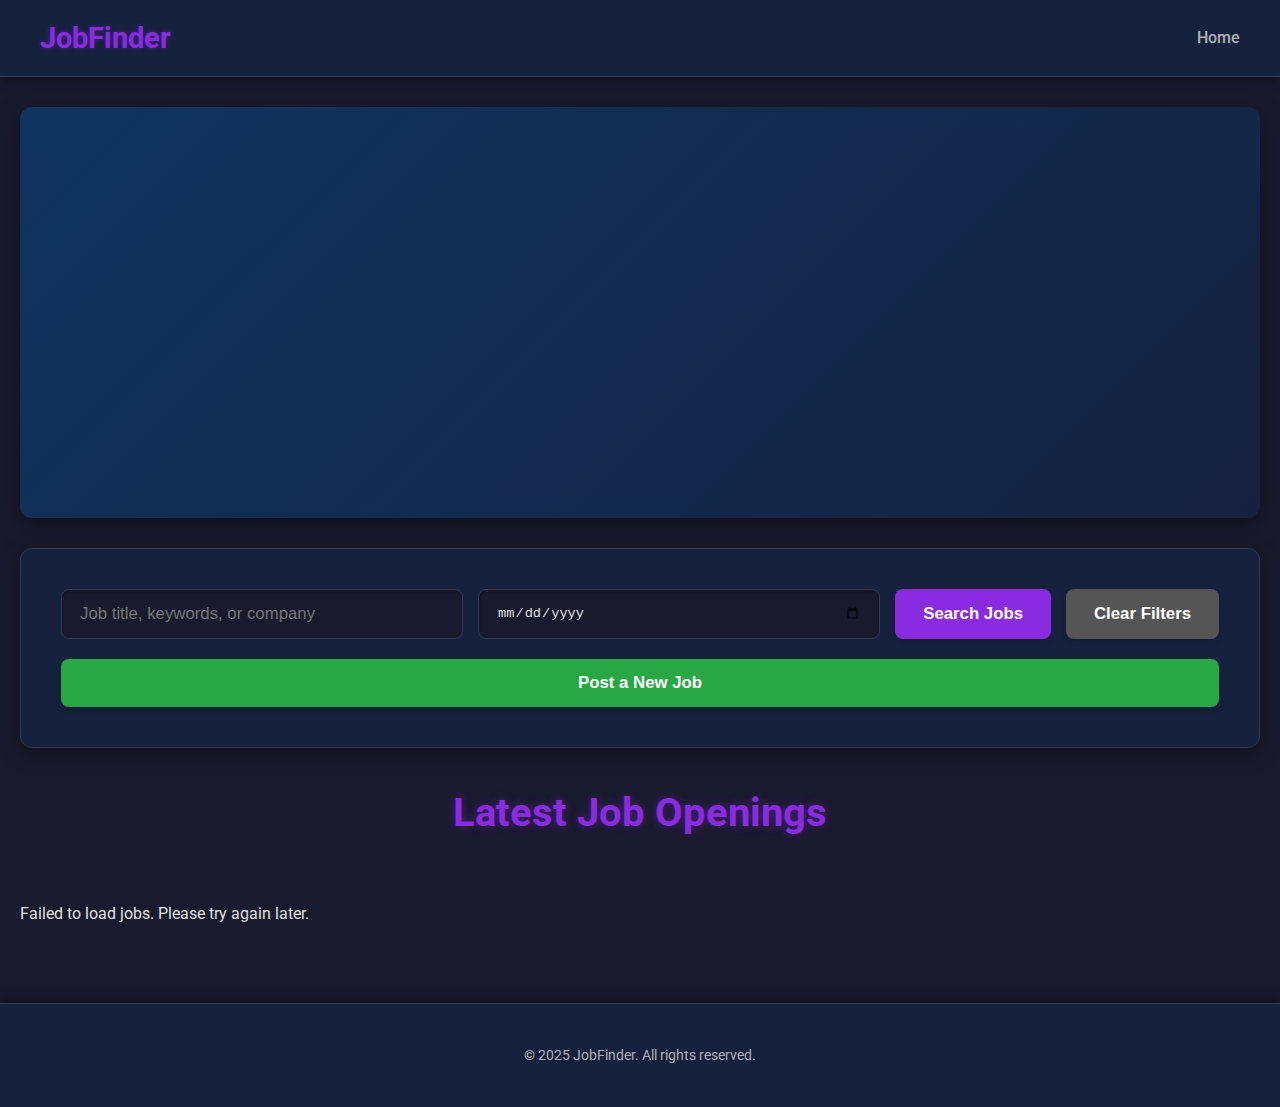
<file: frontend/index.html>
<!DOCTYPE html>
<html lang="en">
<head>
    <meta charset="UTF-8">
    <meta name="viewport" content="width=device-width, initial-scale=1.0">
    <title>Professional Job Board</title>
    <link rel="stylesheet" href="style.css">
    <link href="https://fonts.googleapis.com/css2?family=Roboto:wght@400;500;700&display=swap" rel="stylesheet">
</head>
<body>
    <header class="site-header">
        <div class="header-container">
            <a href="#" class="site-logo">JobFinder</a>
            <nav class="main-nav">
                <ul>
                    <li><a href="#">Home</a></li>
                </ul>
            </nav>
        </div>
    </header>

    <main class="main-content">
        <section class="hero-section">
            <div class="hero-content">
                <h2>Find Your Dream Job Today</h2>
                <p>Explore thousands of job opportunities from top companies.</p>
            </div>
        </section>

        <section class="job-search-section">
            <div class="search-bar-container">
                <div class="filters">
                    <input type="text" id="keyword" placeholder="Job title, keywords, or company">
                    <input type="date" id="posted_after" title="Posted After Date">
                    <button id="applyFilters" class="btn btn-primary">Search Jobs</button>
                    <button id="clearFilters" class="btn btn-secondary">Clear Filters</button>
                </div>
                <button id="addJobButton" class="btn btn-success">Post a New Job</button>
            </div>
        </section>

        <section class="job-listings-section">
            <h2>Latest Job Openings</h2>
            <div id="job-listing" class="job-list"></div>
        </section>

        <!-- Add/Edit Job Modal -->
        <div id="jobModal" class="modal">
            <div class="modal-content">
                <span class="close-button">&times;</span>
                <h2>Add/Edit Job</h2>
                <form id="jobForm">
                    <input type="hidden" id="jobId">
                    <label for="jobTitle">Job Title:</label>
                    <input type="text" id="jobTitle" required>
                    <label for="companyUrl">Company URL:</label>
                    <input type="text" id="companyUrl">
                    <label for="jobUrl">Job URL:</label>
                    <input type="text" id="jobUrl" required>
                    <label for="jobPostingDate">Job Posting Date:</label>
                    <input type="datetime-local" id="jobPostingDate">
                    <button type="submit" class="btn btn-primary">Save Job</button>
                </form>
            </div>
        </div>
    </main>

    <footer class="site-footer">
        <p>&copy; 2025 JobFinder. All rights reserved.</p>
    </footer>

    <script src="script.js"></script>
</body>
</html>
</file>
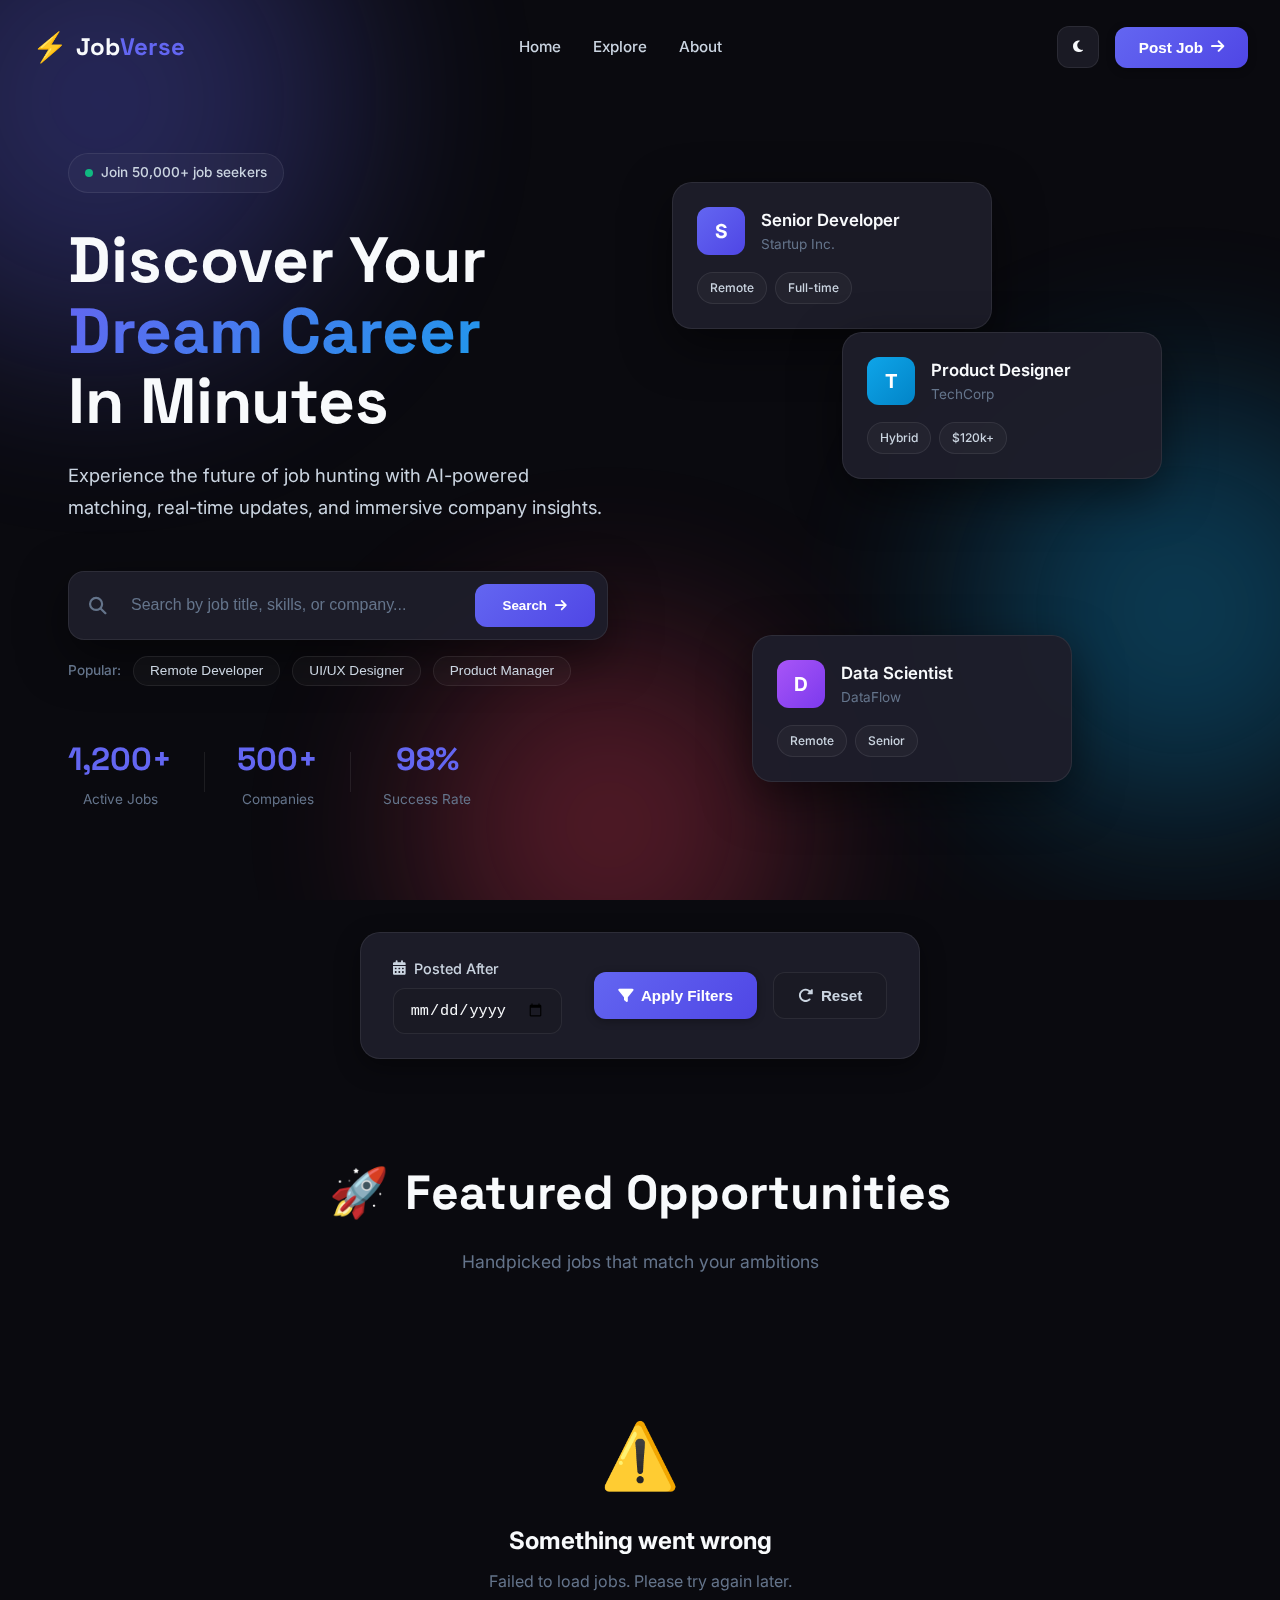
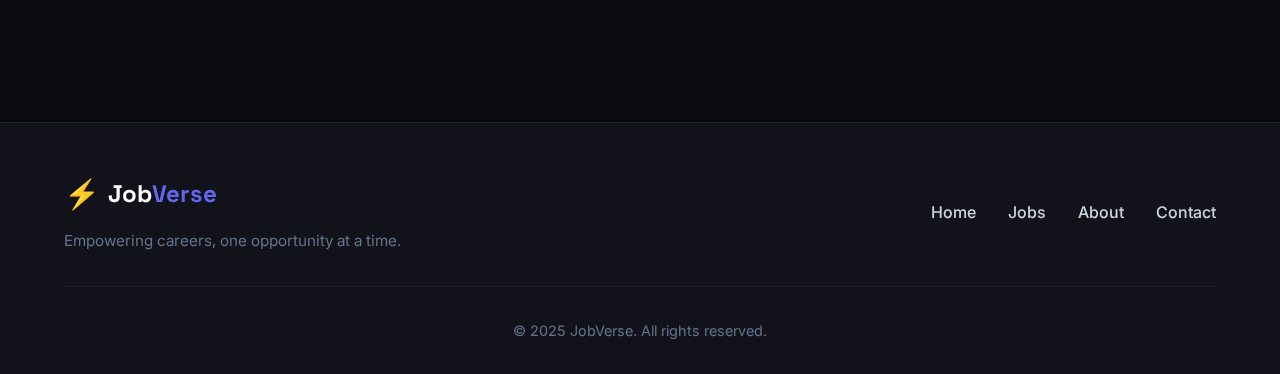
<file: frontend2/index.html>
<!DOCTYPE html>
<html lang="en">
<head>
    <meta charset="UTF-8">
    <meta name="viewport" content="width=device-width, initial-scale=1.0">
    <title>JobVerse - Premium Job Portal</title>
    <link rel="stylesheet" href="style.css">
    <link href="https://fonts.googleapis.com/css2?family=Inter:wght@300;400;500;600;700;800;900&family=Space+Grotesk:wght@400;500;600;700&display=swap" rel="stylesheet">
    <link rel="stylesheet" href="https://cdnjs.cloudflare.com/ajax/libs/font-awesome/6.5.0/css/all.min.css" />
</head>
<body>
    <!-- Animated Background Elements -->
    <div class="bg-orbs">
        <div class="orb orb-1"></div>
        <div class="orb orb-2"></div>
        <div class="orb orb-3"></div>
    </div>

    <!-- Navigation -->
    <nav class="navbar" id="navbar">
        <div class="nav-container">
            <a href="#hero" class="nav-logo">
                <span class="logo-icon">⚡</span>
                <span class="logo-text">Job<span class="logo-accent">Verse</span></span>
            </a>
            <div class="nav-menu">
                <a href="#hero" class="nav-link" data-text="Home">Home</a>
                <a href="#jobs" class="nav-link" data-text="Explore">Explore</a>
                <a href="#about" class="nav-link" data-text="About">About</a>
            </div>
            <div class="nav-actions">
                <button id="themeToggle" class="theme-btn" aria-label="Toggle theme">
                    <i class="fa-solid fa-moon theme-icon"></i>
                </button>
                <button id="addJobButton" class="nav-cta">
                    <span class="cta-text">Post Job</span>
                    <i class="fa-solid fa-arrow-right cta-icon"></i>
                </button>
            </div>
        </div>
    </nav>

    <!-- Hero Section -->
    <section class="hero" id="hero">
        <div class="hero-content">
            <div class="hero-badge">
                <span class="badge-dot"></span>
                <span class="badge-text">Join 50,000+ job seekers</span>
            </div>
            <h1 class="hero-title">
                <span class="title-line">Discover Your</span>
                <span class="title-line title-gradient">Dream Career</span>
                <span class="title-line">In Minutes</span>
            </h1>
            <p class="hero-subtitle">Experience the future of job hunting with AI-powered matching, real-time updates, and immersive company insights.</p>
            
            <div class="search-container">
                <div class="search-wrapper">
                    <i class="fa-solid fa-magnifying-glass search-icon"></i>
                    <input type="text" id="keyword" class="search-input" placeholder="Search by job title, skills, or company...">
                    <button id="heroSearchBtn" class="search-btn">
                        <span>Search</span>
                        <i class="fa-solid fa-arrow-right"></i>
                    </button>
                </div>
                <div class="search-suggestions">
                    <span class="suggestion-label">Popular:</span>
                    <button class="suggestion-tag">Remote Developer</button>
                    <button class="suggestion-tag">UI/UX Designer</button>
                    <button class="suggestion-tag">Product Manager</button>
                </div>
            </div>

            <div class="hero-stats">
                <div class="stat-item">
                    <div class="stat-value">1,200+</div>
                    <div class="stat-label">Active Jobs</div>
                </div>
                <div class="stat-divider"></div>
                <div class="stat-item">
                    <div class="stat-value">500+</div>
                    <div class="stat-label">Companies</div>
                </div>
                <div class="stat-divider"></div>
                <div class="stat-item">
                    <div class="stat-value">98%</div>
                    <div class="stat-label">Success Rate</div>
                </div>
            </div>
        </div>

        <div class="hero-visual">
            <div class="visual-card card-1">
                <div class="card-header">
                    <div class="company-logo">S</div>
                    <div class="card-info">
                        <div class="card-title">Senior Developer</div>
                        <div class="card-company">Startup Inc.</div>
                    </div>
                </div>
                <div class="card-tags">
                    <span class="tag">Remote</span>
                    <span class="tag">Full-time</span>
                </div>
            </div>
            <div class="visual-card card-2">
                <div class="card-header">
                    <div class="company-logo logo-blue">T</div>
                    <div class="card-info">
                        <div class="card-title">Product Designer</div>
                        <div class="card-company">TechCorp</div>
                    </div>
                </div>
                <div class="card-tags">
                    <span class="tag">Hybrid</span>
                    <span class="tag">$120k+</span>
                </div>
            </div>
            <div class="visual-card card-3">
                <div class="card-header">
                    <div class="company-logo logo-purple">D</div>
                    <div class="card-info">
                        <div class="card-title">Data Scientist</div>
                        <div class="card-company">DataFlow</div>
                    </div>
                </div>
                <div class="card-tags">
                    <span class="tag">Remote</span>
                    <span class="tag">Senior</span>
                </div>
            </div>
        </div>
    </section>

    <!-- Advanced Filters -->
    <section class="filters-section" id="filters">
        <div class="container">
            <div class="filters-card">
                <div class="filter-group">
                    <label class="filter-label">
                        <i class="fa-solid fa-calendar-days"></i>
                        Posted After
                    </label>
                    <input type="date" id="posted_after" class="filter-input">
                </div>
                <div class="filter-actions">
                    <button id="applyFilters" class="btn-apply">
                        <i class="fa-solid fa-filter"></i>
                        Apply Filters
                    </button>
                    <button id="clearFilters" class="btn-reset">
                        <i class="fa-solid fa-rotate-right"></i>
                        Reset
                    </button>
                </div>
            </div>
        </div>
    </section>

    <!-- Jobs Grid -->
    <section class="jobs-section" id="jobs">
        <div class="container">
            <div class="section-header">
                <h2 class="section-title">
                    <span class="title-icon">🚀</span>
                    Featured Opportunities
                </h2>
                <p class="section-subtitle">Handpicked jobs that match your ambitions</p>
            </div>
            <div id="job-listing" class="jobs-grid"></div>
        </div>
    </section>

    <!-- Job Modal -->
    <div id="jobModal" class="modal">
        <div class="modal-overlay"></div>
        <div class="modal-container">
            <button class="modal-close">&times;</button>
            <div class="modal-header">
                <div class="modal-icon">
                    <i class="fa-solid fa-briefcase"></i>
                </div>
                <h2 class="modal-title">Job Details</h2>
                <p class="modal-subtitle">Fill in the information below</p>
            </div>
            <form id="jobForm" class="modal-form">
                <input type="hidden" id="jobId">
                
                <div class="form-group">
                    <label class="form-label">Job Title</label>
                    <div class="input-wrapper">
                        <i class="fa-solid fa-briefcase input-icon"></i>
                        <input type="text" id="jobTitle" class="form-input" placeholder="e.g. Senior Frontend Developer" required>
                    </div>
                </div>

                <div class="form-group">
                    <label class="form-label">Company URL</label>
                    <div class="input-wrapper">
                        <i class="fa-solid fa-building input-icon"></i>
                        <input type="text" id="companyUrl" class="form-input" placeholder="https://company.com">
                    </div>
                </div>

                <div class="form-group">
                    <label class="form-label">Job URL</label>
                    <div class="input-wrapper">
                        <i class="fa-solid fa-link input-icon"></i>
                        <input type="text" id="jobUrl" class="form-input" placeholder="https://company.com/careers/job-id" required>
                    </div>
                </div>

                <div class="form-group">
                    <label class="form-label">Posting Date</label>
                    <div class="input-wrapper">
                        <i class="fa-solid fa-calendar input-icon"></i>
                        <input type="datetime-local" id="jobPostingDate" class="form-input">
                    </div>
                </div>

                <button type="submit" class="btn-submit">
                    <span>Save Job</span>
                    <i class="fa-solid fa-check"></i>
                </button>
            </form>
        </div>
    </div>

    <!-- Footer -->
    <footer class="footer" id="about">
        <div class="container">
            <div class="footer-content">
                <div class="footer-brand">
                    <div class="footer-logo">
                        <span class="logo-icon">⚡</span>
                        <span class="logo-text">Job<span class="logo-accent">Verse</span></span>
                    </div>
                    <p class="footer-tagline">Empowering careers, one opportunity at a time.</p>
                </div>
                <div class="footer-links">
                    <a href="#hero" class="footer-link">Home</a>
                    <a href="#jobs" class="footer-link">Jobs</a>
                    <a href="#about" class="footer-link">About</a>
                    <a href="#" class="footer-link">Contact</a>
                </div>
            </div>
            <div class="footer-bottom">
                <p>&copy; 2025 JobVerse. All rights reserved.</p>
            </div>
        </div>
    </footer>

    <script src="script.js"></script>
</body>
</html>
</file>
<file: frontend/style.css>
:root {
    --primary-color: #8A2BE2; /* A rich violet */
    --secondary-color: #00FFFF; /* Aqua for contrast */
    --text-color: #E0E0E0; /* Light gray for readability on dark */
    --light-text-color: #B0B0B0;
    --bg-dark: #1A1A2E; /* Deep dark background */
    --bg-medium: #16213E; /* Slightly lighter dark for sections */
    --bg-light: #0F3460; /* Another dark shade for contrast elements */
    --border-color: #2C3E50;
    --shadow-dark: rgba(0, 0, 0, 0.4);
    --accent-glow: 0 0 15px rgba(138, 43, 226, 0.6);
}

body {
    font-family: 'Roboto', sans-serif;
    margin: 0;
    background-color: var(--bg-dark);
    color: var(--text-color);
    line-height: 1.6;
}

.container {
    max-width: 1200px;
    margin: 0 auto;
    padding: 0 20px;
}

/* Header */
.site-header {
    background-color: var(--bg-medium);
    padding: 15px 0;
    box-shadow: 0 4px 8px var(--shadow-dark);
    border-bottom: 1px solid var(--border-color);
}

.header-container {
    display: flex;
    justify-content: space-between;
    align-items: center;
    max-width: 1200px;
    margin: 0 auto;
    padding: 0 20px;
}

.site-logo {
    font-size: 1.8em;
    font-weight: 700;
    color: var(--primary-color);
    text-decoration: none;
    text-shadow: 0 0 5px rgba(138, 43, 226, 0.4);
}

.main-nav ul {
    list-style: none;
    margin: 0;
    padding: 0;
    display: flex;
    gap: 25px;
}

.main-nav a {
    color: var(--light-text-color);
    text-decoration: none;
    font-weight: 500;
    transition: color 0.3s ease, text-shadow 0.3s ease;
}

.main-nav a:hover {
    color: var(--secondary-color);
    text-shadow: 0 0 8px rgba(0, 255, 255, 0.6);
}

/* Hero Section */
.hero-section {
    background: linear-gradient(135deg, var(--bg-light) 0%, var(--bg-medium) 100%);
    color: white;
    text-align: center;
    padding: 100px 20px;
    margin: 30px 20px;
    border-radius: 12px;
    box-shadow: 0 8px 25px var(--shadow-dark);
    position: relative;
    overflow: hidden;
    animation: fadeIn 1s ease-out;
}

.hero-content {
    position: relative;
    z-index: 1;
}

.hero-content h2 {
    font-size: 3.5em;
    margin-bottom: 20px;
    font-weight: 700;
    text-shadow: 0 4px 10px rgba(0,0,0,0.5);
    letter-spacing: 1px;
    animation: slideInUp 1s ease-out 0.2s forwards;
    opacity: 0;
}

.hero-content p {
    font-size: 1.3em;
    opacity: 0.8;
    animation: fadeIn 1s ease-out 0.7s forwards;
    opacity: 0;
}

/* Job Search Section */
.job-search-section {
    margin: 30px 20px;
    background-color: var(--bg-medium);
    padding: 40px;
    border-radius: 12px;
    box-shadow: 0 6px 20px var(--shadow-dark);
    border: 1px solid var(--border-color);
}

.search-bar-container {
    display: flex;
    flex-direction: column;
    gap: 20px;
    align-items: center;
}

.filters {
    display: flex;
    flex-wrap: wrap;
    gap: 15px;
    width: 100%;
    justify-content: center;
}

.filters input[type="text"],
.filters input[type="date"] {
    flex: 2;
    padding: 14px 18px;
    border: 1px solid var(--border-color);
    border-radius: 8px;
    font-size: 1.05em;
    min-width: 220px;
    background-color: var(--bg-dark);
    color: var(--text-color);
    box-shadow: inset 0 1px 3px rgba(0,0,0,0.3);
}

.filters input[type="text"]:focus,
.filters input[type="date"]:focus {
    border-color: var(--primary-color);
    box-shadow: 0 0 0 3px rgba(138, 43, 226, 0.3);
    outline: none;
}

.btn {
    padding: 14px 28px;
    border-radius: 8px;
    cursor: pointer;
    font-size: 1.05em;
    font-weight: 600;
    transition: background-color 0.3s ease, transform 0.2s ease, box-shadow 0.3s ease;
    border: none;
    white-space: nowrap;
    box-shadow: 0 2px 5px rgba(0,0,0,0.2);
}

.btn-primary {
    background-color: var(--primary-color);
    color: white;
}

.btn-primary:hover {
    background-color: #6A1A9A;
    transform: translateY(-3px) scale(1.02);
    box-shadow: 0 5px 15px var(--shadow-dark), var(--accent-glow);
}

.btn-secondary {
    background-color: #555;
    color: white;
}

.btn-secondary:hover {
    background-color: #444;
    transform: translateY(-3px) scale(1.02);
    box-shadow: 0 5px 15px var(--shadow-dark);
}

.btn-success {
    background-color: #28a745;
    color: white;
    width: 100%;
}

.btn-success:hover {
    background-color: #218838;
    transform: translateY(-3px) scale(1.02);
    box-shadow: 0 5px 15px var(--shadow-dark);
}

/* Job Listings Section */
.job-listings-section {
    margin: 30px 20px;
}

.job-listings-section h2 {
    text-align: center;
    margin-bottom: 40px;
    font-size: 2.5em;
    color: var(--primary-color);
    text-shadow: 0 0 10px rgba(138, 43, 226, 0.4);
}

.job-list {
    display: grid;
    grid-template-columns: repeat(auto-fill, minmax(320px, 1fr));
    gap: 30px;
}

.job-item {
    background: var(--bg-medium);
    border: 1px solid var(--border-color);
    padding: 30px;
    border-radius: 10px;
    box-shadow: 0 6px 20px var(--shadow-dark);
    display: flex;
    flex-direction: column;
    justify-content: space-between;
    transition: transform 0.3s ease, box-shadow 0.3s ease;
}

.job-item:hover {
    transform: translateY(-8px);
    box-shadow: 0 10px 30px var(--shadow-dark), var(--accent-glow);
}

.job-item h3 {
    margin: 0 0 12px 0;
    color: var(--secondary-color);
    font-size: 1.6em;
    font-weight: 700;
}

.job-item p {
    margin: 6px 0;
    color: var(--light-text-color);
    font-size: 1em;
}

.job-item a {
    color: var(--primary-color);
    text-decoration: none;
    font-weight: 600;
    transition: color 0.3s ease;
}

.job-item a:hover {
    color: var(--secondary-color);
    text-decoration: underline;
}

.job-actions {
    display: flex;
    gap: 12px;
    margin-top: 25px;
    justify-content: flex-end;
}

.job-actions button {
    padding: 10px 18px;
    border-radius: 6px;
    cursor: pointer;
    font-size: 0.95em;
    font-weight: 600;
    transition: background-color 0.3s ease, transform 0.2s ease, box-shadow 0.3s ease;
    box-shadow: 0 2px 5px rgba(0,0,0,0.2);
}

.job-actions .edit-button {
    background-color: var(--primary-color);
    color: white;
}

.job-actions .edit-button:hover {
    background-color: #6A1A9A;
    transform: translateY(-2px);
    box-shadow: 0 4px 10px var(--shadow-dark), var(--accent-glow);
}

.job-actions .delete-button {
    background-color: #dc3545;
    color: white;
}

.job-actions .delete-button:hover {
    background-color: #c82333;
    transform: translateY(-2px);
    box-shadow: 0 4px 10px var(--shadow-dark);
}

/* Modal Styles */
.modal {
    display: none;
    position: fixed;
    z-index: 1000;
    left: 0;
    top: 0;
    width: 100%;
    height: 100%;
    overflow: auto;
    background-color: rgba(0,0,0,0.6);
    padding-top: 50px;
}

.modal-content {
    background-color: var(--bg-medium);
    margin: 5% auto;
    padding: 35px;
    border: 1px solid var(--border-color);
    border-radius: 12px;
    width: 90%;
    max-width: 600px;
    box-shadow: 0 8px 30px var(--shadow-dark);
    position: relative;
}

.close-button {
    color: var(--light-text-color);
    float: right;
    font-size: 32px;
    font-weight: bold;
    position: absolute;
    top: 18px;
    right: 25px;
}

.close-button:hover,
.close-button:focus {
    color: var(--secondary-color);
    text-decoration: none;
    cursor: pointer;
}

.modal-content h2 {
    text-align: center;
    color: var(--secondary-color);
    margin-bottom: 30px;
    font-size: 2em;
}

.modal-content form {
    display: flex;
    flex-direction: column;
    gap: 15px;
}

.modal-content label {
    font-weight: 600;
    margin-top: 8px;
    color: var(--text-color);
}

.modal-content input[type="text"],
.modal-content input[type="datetime-local"] {
    padding: 14px 18px;
    border: 1px solid var(--border-color);
    border-radius: 8px;
    background-color: var(--bg-dark);
    color: var(--text-color);
    font-size: 1.05em;
    box-shadow: inset 0 1px 3px rgba(0,0,0,0.3);
}

.modal-content input[type="text"]:focus,
.modal-content input[type="datetime-local"]:focus {
    border-color: var(--primary-color);
    box-shadow: 0 0 0 3px rgba(138, 43, 226, 0.3);
    outline: none;
}

.modal-content button[type="submit"] {
    padding: 15px 25px;
    background-color: var(--primary-color);
    color: white;
    border: none;
    border-radius: 8px;
    cursor: pointer;
    font-size: 1.2em;
    margin-top: 25px;
    transition: background-color 0.3s ease, transform 0.2s ease, box-shadow 0.3s ease;
    box-shadow: 0 3px 8px rgba(0,0,0,0.3);
}

.modal-content button[type="submit"]:hover {
    background-color: #6A1A9A;
    transform: translateY(-3px) scale(1.02);
    box-shadow: 0 6px 20px var(--shadow-dark), var(--accent-glow);
}

/* Footer */
.site-footer {
    text-align: center;
    padding: 40px 20px;
    margin-top: 60px;
    background-color: var(--bg-medium);
    color: var(--light-text-color);
    box-shadow: 0 -4px 10px var(--shadow-dark);
    border-top: 1px solid var(--border-color);
}

.site-footer p {
    margin: 0;
    font-size: 0.9em;
}

/* Animations */
@keyframes fadeIn {
    from { opacity: 0; }
    to { opacity: 1; }
}

@keyframes slideInUp {
    from { opacity: 0; transform: translateY(20px); }
    to { opacity: 1; transform: translateY(0); }
}

/* Responsive Design */
@media (max-width: 768px) {
    .header-container {
        flex-direction: column;
        gap: 15px;
    }

    .main-nav ul {
        flex-direction: column;
        align-items: center;
        gap: 10px;
    }

    .hero-content h2 {
        font-size: 2.5em;
    }

    .hero-content p {
        font-size: 1.1em;
    }

    .search-bar-container {
        flex-direction: column;
    }

    .filters {
        flex-direction: column;
        align-items: stretch;
        gap: 10px;
    }

    .filters input,
    .filters button {
        width: 100%;
        min-width: unset;
    }

    .btn {
        padding: 12px 20px;
        font-size: 1em;
    }

    .job-list {
        grid-template-columns: 1fr;
    }

    .job-item {
        padding: 20px;
    }

    .job-item h3 {
        font-size: 1.4em;
    }

    .modal-content {
        width: 95%;
        margin: 20px auto;
        padding: 25px;
    }

    .modal-content h2 {
        font-size: 1.6em;
    }

    .close-button {
        font-size: 28px;
        top: 10px;
        right: 15px;
    }
}
</file>
<file: frontend2/style.css>
/* ========================================
   ROOT VARIABLES & THEME SYSTEM
======================================== */
:root {
    /* Color Palette - Dark Mode (Default) */
    --color-primary: #6366f1;
    --color-primary-dark: #4f46e5;
    --color-primary-light: #818cf8;
    --color-secondary: #0ea5e9;
    --color-accent: #f43f5e;
    --color-success: #10b981;

    /* Backgrounds */
    --bg-primary: #0a0a0f;
    --bg-secondary: #12121a;
    --bg-tertiary: #1a1a24;
    --bg-card: rgba(26, 26, 36, 0.8);
    --bg-elevated: rgba(30, 30, 42, 0.95);

    /* Text */
    --text-primary: #f8fafc;
    --text-secondary: #cbd5e1;
    --text-muted: #64748b;

    /* Borders & Shadows */
    --border-primary: rgba(255, 255, 255, 0.08);
    --border-secondary: rgba(255, 255, 255, 0.05);
    --shadow-sm: 0 2px 8px rgba(0, 0, 0, 0.3);
    --shadow-md: 0 8px 24px rgba(0, 0, 0, 0.4);
    --shadow-lg: 0 16px 48px rgba(0, 0, 0, 0.5);
    --shadow-glow: 0 0 32px rgba(99, 102, 241, 0.3);

    /* Glass Effect */
    --glass-bg: rgba(255, 255, 255, 0.03);
    --glass-border: rgba(255, 255, 255, 0.08);
    --backdrop-blur: blur(24px);
}

[data-theme="light"] {
    --color-primary: #6366f1;
    --color-primary-dark: #4f46e5;
    --color-primary-light: #a5b4fc;
    --color-secondary: #0ea5e9;
    --color-accent: #f43f5e;

    --bg-primary: #f8fafc;
    --bg-secondary: #ffffff;
    --bg-tertiary: #f1f5f9;
    --bg-card: rgba(255, 255, 255, 0.9);
    --bg-elevated: rgba(255, 255, 255, 0.98);

    --text-primary: #0f172a;
    --text-secondary: #334155;
    --text-muted: #64748b;

    --border-primary: rgba(15, 23, 42, 0.08);
    --border-secondary: rgba(15, 23, 42, 0.05);
    --shadow-sm: 0 2px 8px rgba(15, 23, 42, 0.06);
    --shadow-md: 0 8px 24px rgba(15, 23, 42, 0.08);
    --shadow-lg: 0 16px 48px rgba(15, 23, 42, 0.12);
    --shadow-glow: 0 0 32px rgba(99, 102, 241, 0.15);

    --glass-bg: rgba(255, 255, 255, 0.6);
    --glass-border: rgba(15, 23, 42, 0.08);
}

/* ========================================
   BASE STYLES
======================================== */
* {
    margin: 0;
    padding: 0;
    box-sizing: border-box;
}

html {
    scroll-behavior: smooth;
}

body {
    font-family: 'Inter', -apple-system, BlinkMacSystemFont, sans-serif;
    background: var(--bg-primary);
    color: var(--text-primary);
    line-height: 1.6;
    overflow-x: hidden;
    min-height: 100vh;
    display: flex;
    flex-direction: column;
}

.container {
    max-width: 1400px;
    margin: 0 auto;
    padding: 0 2rem;
}

/* ========================================
   ANIMATED BACKGROUND
======================================== */
.bg-orbs {
    position: fixed;
    top: 0;
    left: 0;
    width: 100%;
    height: 100%;
    z-index: -1;
    pointer-events: none;
    overflow: hidden;
}

.orb {
    position: absolute;
    border-radius: 50%;
    filter: blur(80px);
    opacity: 0.4;
    animation: float 20s infinite ease-in-out;
}

.orb-1 {
    width: 600px;
    height: 600px;
    background: radial-gradient(circle, var(--color-primary), transparent);
    top: -200px;
    left: -200px;
    animation-delay: 0s;
}

.orb-2 {
    width: 500px;
    height: 500px;
    background: radial-gradient(circle, var(--color-secondary), transparent);
    top: 40%;
    right: -150px;
    animation-delay: 5s;
}

.orb-3 {
    width: 450px;
    height: 450px;
    background: radial-gradient(circle, var(--color-accent), transparent);
    bottom: -150px;
    left: 30%;
    animation-delay: 10s;
}

@keyframes float {

    0%,
    100% {
        transform: translate(0, 0) scale(1);
    }

    25% {
        transform: translate(30px, -30px) scale(1.1);
    }

    50% {
        transform: translate(-20px, 20px) scale(0.9);
    }

    75% {
        transform: translate(20px, 30px) scale(1.05);
    }
}

/* ========================================
   NAVIGATION
======================================== */
.navbar {
    position: fixed;
    top: 0;
    left: 0;
    right: 0;
    z-index: 1000;
    padding: 1.5rem 0;
    transition: all 0.4s cubic-bezier(0.4, 0, 0.2, 1);
}

.navbar.scrolled {
    background: var(--bg-elevated);
    backdrop-filter: var(--backdrop-blur);
    border-bottom: 1px solid var(--border-primary);
    padding: 1rem 0;
    box-shadow: var(--shadow-md);
}

.nav-container {
    max-width: 1400px;
    margin: 0 auto;
    padding: 0 2rem;
    display: flex;
    align-items: center;
    justify-content: space-between;
}

.nav-logo {
    display: flex;
    align-items: center;
    gap: 0.5rem;
    text-decoration: none;
    font-family: 'Space Grotesk', sans-serif;
    font-size: 1.5rem;
    font-weight: 700;
    color: var(--text-primary);
    transition: transform 0.3s ease;
}

.nav-logo:hover {
    transform: scale(1.05);
}

.logo-icon {
    font-size: 1.8rem;
    animation: pulse 2s infinite;
}

.logo-accent {
    color: var(--color-primary);
}

@keyframes pulse {

    0%,
    100% {
        opacity: 1;
    }

    50% {
        opacity: 0.6;
    }
}

.nav-menu {
    display: flex;
    gap: 2rem;
}

.nav-link {
    position: relative;
    color: var(--text-secondary);
    text-decoration: none;
    font-weight: 500;
    font-size: 0.95rem;
    padding: 0.5rem 0;
    transition: color 0.3s ease;
}

.nav-link::before {
    content: attr(data-text);
    position: absolute;
    top: 0;
    left: 0;
    color: var(--color-primary);
    overflow: hidden;
    width: 0;
    transition: width 0.4s cubic-bezier(0.4, 0, 0.2, 1);
}

.nav-link:hover::before {
    width: 100%;
}

.nav-link::after {
    content: '';
    position: absolute;
    bottom: 0;
    left: 0;
    width: 0;
    height: 2px;
    background: linear-gradient(90deg, var(--color-primary), var(--color-secondary));
    transition: width 0.4s cubic-bezier(0.4, 0, 0.2, 1);
}

.nav-link:hover::after {
    width: 100%;
}

.nav-actions {
    display: flex;
    align-items: center;
    gap: 1rem;
}

.theme-btn {
    width: 42px;
    height: 42px;
    border-radius: 12px;
    border: 1px solid var(--border-primary);
    background: var(--bg-tertiary);
    color: var(--text-primary);
    cursor: pointer;
    display: flex;
    align-items: center;
    justify-content: center;
    transition: all 0.3s ease;
}

.theme-btn:hover {
    transform: translateY(-2px) rotate(15deg);
    box-shadow: var(--shadow-md);
    border-color: var(--color-primary);
}

.nav-cta {
    display: flex;
    align-items: center;
    gap: 0.5rem;
    padding: 0.75rem 1.5rem;
    background: linear-gradient(135deg, var(--color-primary), var(--color-primary-dark));
    color: white;
    border: none;
    border-radius: 12px;
    font-weight: 600;
    font-size: 0.95rem;
    cursor: pointer;
    transition: all 0.3s ease;
    box-shadow: var(--shadow-sm);
}

.nav-cta:hover {
    transform: translateY(-2px);
    box-shadow: var(--shadow-glow);
}

.cta-icon {
    transition: transform 0.3s ease;
}

.nav-cta:hover .cta-icon {
    transform: translateX(4px);
}

/* ========================================
   HERO SECTION
======================================== */
.hero {
    position: relative;
    min-height: 100vh;
    display: grid;
    grid-template-columns: 1fr 1fr;
    align-items: center;
    gap: 4rem;
    padding: 8rem 2rem 4rem;
    max-width: 1400px;
    margin: 0 auto;
}

.hero-content {
    animation: fadeInUp 1s ease-out;
}

.hero-badge {
    display: inline-flex;
    align-items: center;
    gap: 0.5rem;
    padding: 0.5rem 1rem;
    background: var(--glass-bg);
    border: 1px solid var(--glass-border);
    border-radius: 50px;
    backdrop-filter: var(--backdrop-blur);
    margin-bottom: 2rem;
    animation: fadeIn 1s ease-out 0.2s both;
}

.badge-dot {
    width: 8px;
    height: 8px;
    background: var(--color-success);
    border-radius: 50%;
    animation: blink 2s infinite;
}

@keyframes blink {

    0%,
    100% {
        opacity: 1;
    }

    50% {
        opacity: 0.3;
    }
}

.badge-text {
    font-size: 0.85rem;
    color: var(--text-secondary);
    font-weight: 500;
}

.hero-title {
    font-family: 'Space Grotesk', sans-serif;
    font-size: 4rem;
    font-weight: 800;
    line-height: 1.1;
    margin-bottom: 1.5rem;
}

.title-line {
    display: block;
    animation: slideInLeft 0.8s ease-out both;
}

.title-line:nth-child(2) {
    animation-delay: 0.2s;
}

.title-line:nth-child(3) {
    animation-delay: 0.4s;
}

.title-gradient {
    background: linear-gradient(135deg, var(--color-primary), var(--color-secondary));
    -webkit-background-clip: text;
    -webkit-text-fill-color: transparent;
    background-clip: text;
}

.hero-subtitle {
    font-size: 1.15rem;
    color: var(--text-secondary);
    margin-bottom: 3rem;
    max-width: 540px;
    line-height: 1.7;
    animation: fadeIn 1s ease-out 0.6s both;
}

.search-container {
    margin-bottom: 3rem;
    animation: fadeInUp 1s ease-out 0.8s both;
}

.search-wrapper {
    display: flex;
    align-items: center;
    gap: 1rem;
    padding: 0.75rem;
    background: var(--bg-elevated);
    border: 1px solid var(--border-primary);
    border-radius: 16px;
    box-shadow: var(--shadow-lg);
    transition: all 0.3s ease;
}

.search-wrapper:focus-within {
    border-color: var(--color-primary);
    box-shadow: var(--shadow-glow);
    transform: translateY(-2px);
}

.search-icon {
    color: var(--text-muted);
    font-size: 1.1rem;
    margin-left: 0.5rem;
}

.search-input {
    flex: 1;
    border: none;
    background: transparent;
    color: var(--text-primary);
    font-size: 1rem;
    outline: none;
    padding: 0.5rem;
}

.search-input::placeholder {
    color: var(--text-muted);
}

.search-btn {
    display: flex;
    align-items: center;
    gap: 0.5rem;
    padding: 0.875rem 1.75rem;
    background: linear-gradient(135deg, var(--color-primary), var(--color-primary-dark));
    color: white;
    border: none;
    border-radius: 12px;
    font-weight: 600;
    cursor: pointer;
    transition: all 0.3s ease;
    white-space: nowrap;
}

.search-btn:hover {
    transform: scale(1.05);
    box-shadow: var(--shadow-glow);
}

.search-suggestions {
    display: flex;
    align-items: center;
    gap: 0.75rem;
    margin-top: 1rem;
    flex-wrap: wrap;
}

.suggestion-label {
    font-size: 0.85rem;
    color: var(--text-muted);
    font-weight: 500;
}

.suggestion-tag {
    padding: 0.4rem 1rem;
    background: var(--glass-bg);
    border: 1px solid var(--glass-border);
    border-radius: 20px;
    font-size: 0.85rem;
    color: var(--text-secondary);
    cursor: pointer;
    transition: all 0.3s ease;
}

.suggestion-tag:hover {
    background: var(--color-primary);
    color: white;
    border-color: var(--color-primary);
    transform: translateY(-2px);
}

.hero-stats {
    display: flex;
    align-items: center;
    gap: 2rem;
    animation: fadeInUp 1s ease-out 1s both;
}

.stat-item {
    text-align: center;
}

.stat-value {
    font-size: 2rem;
    font-weight: 700;
    color: var(--color-primary);
    font-family: 'Space Grotesk', sans-serif;
}

.stat-label {
    font-size: 0.85rem;
    color: var(--text-muted);
    margin-top: 0.25rem;
}

.stat-divider {
    width: 1px;
    height: 40px;
    background: var(--border-primary);
}

/* Hero Visual Cards */
.hero-visual {
    position: relative;
    height: 600px;
    animation: fadeIn 1s ease-out 0.4s both;
}

.visual-card {
    position: absolute;
    width: 320px;
    padding: 1.5rem;
    background: var(--bg-elevated);
    border: 1px solid var(--border-primary);
    border-radius: 20px;
    box-shadow: var(--shadow-lg);
    backdrop-filter: var(--backdrop-blur);
    transition: all 0.5s cubic-bezier(0.4, 0, 0.2, 1);
}

.visual-card:hover {
    transform: translateY(-10px) scale(1.02);
    box-shadow: var(--shadow-glow);
}

.card-1 {
    top: 0;
    left: 0;
    animation: floatCard 6s infinite ease-in-out;
}

.card-2 {
    top: 150px;
    right: 50px;
    animation: floatCard 6s infinite ease-in-out 2s;
}

.card-3 {
    bottom: 0;
    left: 80px;
    animation: floatCard 6s infinite ease-in-out 4s;
}

@keyframes floatCard {

    0%,
    100% {
        transform: translateY(0px);
    }

    50% {
        transform: translateY(-20px);
    }
}

.card-header {
    display: flex;
    align-items: center;
    gap: 1rem;
    margin-bottom: 1rem;
}

.company-logo {
    width: 48px;
    height: 48px;
    border-radius: 12px;
    background: linear-gradient(135deg, var(--color-primary), var(--color-primary-dark));
    display: flex;
    align-items: center;
    justify-content: center;
    color: white;
    font-weight: 700;
    font-size: 1.2rem;
}

.logo-blue {
    background: linear-gradient(135deg, var(--color-secondary), #0284c7);
}

.logo-purple {
    background: linear-gradient(135deg, #a855f7, #7c3aed);
}

.card-title {
    font-weight: 600;
    color: var(--text-primary);
    font-size: 1.05rem;
}

.card-company {
    font-size: 0.85rem;
    color: var(--text-muted);
}

.card-tags {
    display: flex;
    gap: 0.5rem;
}

.tag {
    padding: 0.35rem 0.75rem;
    background: var(--glass-bg);
    border: 1px solid var(--glass-border);
    border-radius: 20px;
    font-size: 0.75rem;
    color: var(--text-secondary);
    font-weight: 500;
}

/* ========================================
   FILTERS SECTION
======================================== */
.filters-section {
    padding: 2rem;
    max-width: 1400px;
    margin: 0 auto;
    animation: fadeInUp 1s ease-out 1.2s both;
}

.filters-card {
    display: flex;
    align-items: center;
    justify-content: space-between;
    gap: 2rem;
    padding: 1.5rem 2rem;
    background: var(--bg-elevated);
    border: 1px solid var(--border-primary);
    border-radius: 20px;
    box-shadow: var(--shadow-md);
    backdrop-filter: var(--backdrop-blur);
}

.filter-group {
    flex: 1;
}

.filter-label {
    display: flex;
    align-items: center;
    gap: 0.5rem;
    font-size: 0.9rem;
    color: var(--text-secondary);
    font-weight: 500;
    margin-bottom: 0.5rem;
}

.filter-input {
    width: 100%;
    padding: 0.75rem 1rem;
    background: var(--bg-tertiary);
    border: 1px solid var(--border-primary);
    border-radius: 12px;
    color: var(--text-primary);
    font-size: 0.95rem;
    transition: all 0.3s ease;
}

.filter-input:focus {
    outline: none;
    border-color: var(--color-primary);
    box-shadow: 0 0 0 3px rgba(99, 102, 241, 0.1);
}

.filter-actions {
    display: flex;
    gap: 1rem;
}

.btn-apply,
.btn-reset {
    display: flex;
    align-items: center;
    gap: 0.5rem;
    padding: 0.875rem 1.5rem;
    border: none;
    border-radius: 12px;
    font-weight: 600;
    font-size: 0.95rem;
    cursor: pointer;
    transition: all 0.3s ease;
    white-space: nowrap;
}

.btn-apply {
    background: linear-gradient(135deg, var(--color-primary), var(--color-primary-dark));
    color: white;
    box-shadow: var(--shadow-sm);
}

.btn-apply:hover {
    transform: translateY(-2px);
    box-shadow: var(--shadow-glow);
}

.btn-reset {
    background: var(--bg-tertiary);
    color: var(--text-secondary);
    border: 1px solid var(--border-primary);
}

.btn-reset:hover {
    background: var(--bg-secondary);
    transform: translateY(-2px);
    box-shadow: var(--shadow-md);
}

/* ========================================
   JOBS SECTION
======================================== */
.jobs-section {
    padding: 4rem 2rem;
    max-width: 1400px;
    margin: 0 auto;
}

.section-header {
    text-align: center;
    margin-bottom: 4rem;
    animation: fadeInUp 1s ease-out;
}

.section-title {
    display: flex;
    align-items: center;
    justify-content: center;
    gap: 1rem;
    font-family: 'Space Grotesk', sans-serif;
    font-size: 3rem;
    font-weight: 800;
    margin-bottom: 1rem;
}

.title-icon {
    font-size: 3rem;
    animation: bounce 2s infinite;
}

@keyframes bounce {

    0%,
    100% {
        transform: translateY(0);
    }

    50% {
        transform: translateY(-10px);
    }
}

.section-subtitle {
    font-size: 1.1rem;
    color: var(--text-muted);
}

.jobs-grid {
    display: grid;
    grid-template-columns: repeat(auto-fill, minmax(380px, 1fr));
    gap: 2rem;
}

.job-item {
    position: relative;
    padding: 2rem;
    background: var(--bg-elevated);
    border: 1px solid var(--border-primary);
    border-radius: 24px;
    box-shadow: var(--shadow-md);
    backdrop-filter: var(--backdrop-blur);
    transition: all 0.4s cubic-bezier(0.4, 0, 0.2, 1);
    overflow: hidden;
    animation: fadeInUp 0.6s ease-out both;
}

.job-item::before {
    content: '';
    position: absolute;
    top: 0;
    left: 0;
    right: 0;
    height: 4px;
    background: linear-gradient(90deg, var(--color-primary), var(--color-secondary));
    transform: scaleX(0);
    transform-origin: left;
    transition: transform 0.4s cubic-bezier(0.4, 0, 0.2, 1);
}

.job-item:hover {
    transform: translateY(-8px);
    box-shadow: var(--shadow-glow);
    border-color: var(--color-primary);
}

.job-item:hover::before {
    transform: scaleX(1);
}

.job-item:nth-child(1) {
    animation-delay: 0.1s;
}

.job-item:nth-child(2) {
    animation-delay: 0.2s;
}

.job-item:nth-child(3) {
    animation-delay: 0.3s;
}

.job-item:nth-child(4) {
    animation-delay: 0.4s;
}

.job-item:nth-child(5) {
    animation-delay: 0.5s;
}

.job-item:nth-child(6) {
    animation-delay: 0.6s;
}

.job-item h3 {
    font-family: 'Space Grotesk', sans-serif;
    font-size: 1.5rem;
    font-weight: 700;
    color: var(--text-primary);
    margin-bottom: 1rem;
    line-height: 1.3;
}

.job-item .meta {
    display: flex;
    align-items: center;
    gap: 0.5rem;
    margin-bottom: 0.75rem;
    color: var(--text-secondary);
    font-size: 0.95rem;
}

.job-item .meta strong {
    color: var(--text-muted);
    font-weight: 600;
}

.job-item .meta .pill {
    padding: 0.4rem 1rem;
    background: var(--glass-bg);
    border: 1px solid var(--glass-border);
    border-radius: 20px;
    font-size: 0.85rem;
    font-weight: 500;
}

.job-item a {
    color: var(--color-primary);
    text-decoration: none;
    font-weight: 600;
    transition: all 0.3s ease;
}

.job-item a:hover {
    color: var(--color-secondary);
}

.job-actions {
    display: flex;
    gap: 0.75rem;
    margin-top: 1.5rem;
    padding-top: 1.5rem;
    border-top: 1px solid var(--border-secondary);
}

.job-actions button {
    flex: 1;
    padding: 0.75rem;
    border: none;
    border-radius: 12px;
    font-weight: 600;
    font-size: 0.9rem;
    cursor: pointer;
    transition: all 0.3s ease;
}

.btn-edit {
    background: var(--glass-bg);
    color: var(--color-primary);
    border: 1px solid var(--color-primary);
}

.btn-edit:hover {
    background: var(--color-primary);
    color: white;
    transform: translateY(-2px);
    box-shadow: var(--shadow-md);
}

.btn-delete {
    background: var(--glass-bg);
    color: var(--color-accent);
    border: 1px solid var(--color-accent);
}

.btn-delete:hover {
    background: var(--color-accent);
    color: white;
    transform: translateY(-2px);
    box-shadow: var(--shadow-md);
}

/* Skeleton Loading */
.job-card-skeleton {
    height: 280px;
    background: linear-gradient(90deg,
            var(--bg-tertiary) 0%,
            var(--bg-secondary) 50%,
            var(--bg-tertiary) 100%);
    background-size: 200% 100%;
    animation: shimmer 1.5s infinite;
    border-radius: 24px;
    border: 1px solid var(--border-primary);
}

@keyframes shimmer {
    0% {
        background-position: 200% 0;
    }

    100% {
        background-position: -200% 0;
    }
}

/* ========================================
   MODAL
======================================== */
.modal {
    display: none;
    position: fixed;
    top: 0;
    left: 0;
    right: 0;
    bottom: 0;
    z-index: 2000;
    animation: fadeIn 0.3s ease-out;
}

.modal-overlay {
    position: absolute;
    top: 0;
    left: 0;
    right: 0;
    bottom: 0;
    background: rgba(0, 0, 0, 0.8);
    backdrop-filter: blur(8px);
}

.modal-container {
    position: relative;
    max-width: 600px;
    margin: 2rem auto;
    background: var(--bg-elevated);
    border: 1px solid var(--border-primary);
    border-radius: 24px;
    box-shadow: var(--shadow-lg);
    animation: slideUp 0.4s cubic-bezier(0.4, 0, 0.2, 1);
    max-height: 90vh;
    overflow-y: auto;
}

@keyframes slideUp {
    from {
        opacity: 0;
        transform: translateY(40px) scale(0.95);
    }

    to {
        opacity: 1;
        transform: translateY(0) scale(1);
    }
}

.modal-close {
    position: absolute;
    top: 1.5rem;
    right: 1.5rem;
    width: 40px;
    height: 40px;
    border: none;
    background: var(--bg-tertiary);
    color: var(--text-muted);
    border-radius: 10px;
    font-size: 1.5rem;
    cursor: pointer;
    transition: all 0.3s ease;
    z-index: 10;
}

.modal-close:hover {
    background: var(--color-accent);
    color: white;
    transform: rotate(90deg);
}

.modal-header {
    text-align: center;
    padding: 3rem 2rem 2rem;
    border-bottom: 1px solid var(--border-primary);
}

.modal-icon {
    width: 64px;
    height: 64px;
    margin: 0 auto 1rem;
    border-radius: 20px;
    background: linear-gradient(135deg, var(--color-primary), var(--color-primary-dark));
    display: flex;
    align-items: center;
    justify-content: center;
    color: white;
    font-size: 1.8rem;
}

.modal-title {
    font-family: 'Space Grotesk', sans-serif;
    font-size: 2rem;
    font-weight: 700;
    margin-bottom: 0.5rem;
}

.modal-subtitle {
    color: var(--text-muted);
    font-size: 0.95rem;
}

.modal-form {
    padding: 2rem;
}

.form-group {
    margin-bottom: 1.5rem;
}

.form-label {
    display: block;
    font-weight: 600;
    color: var(--text-primary);
    margin-bottom: 0.5rem;
    font-size: 0.95rem;
}

.input-wrapper {
    position: relative;
    display: flex;
    align-items: center;
}

.input-icon {
    position: absolute;
    left: 1rem;
    color: var(--text-muted);
    font-size: 1rem;
}

.form-input {
    width: 100%;
    padding: 0.875rem 1rem 0.875rem 3rem;
    background: var(--bg-tertiary);
    border: 1px solid var(--border-primary);
    border-radius: 12px;
    color: var(--text-primary);
    font-size: 0.95rem;
    transition: all 0.3s ease;
}

.form-input:focus {
    outline: none;
    border-color: var(--color-primary);
    box-shadow: 0 0 0 3px rgba(99, 102, 241, 0.1);
}

.btn-submit {
    width: 100%;
    display: flex;
    align-items: center;
    justify-content: center;
    gap: 0.75rem;
    padding: 1rem;
    background: linear-gradient(135deg, var(--color-primary), var(--color-primary-dark));
    color: white;
    border: none;
    border-radius: 12px;
    font-weight: 600;
    font-size: 1.05rem;
    cursor: pointer;
    transition: all 0.3s ease;
    margin-top: 1rem;
}

.btn-submit:hover {
    transform: translateY(-2px);
    box-shadow: var(--shadow-glow);
}

/* ========================================
   FOOTER
======================================== */
.footer {
    margin-top: auto;
    padding: 3rem 2rem 2rem;
    background: var(--bg-secondary);
    border-top: 1px solid var(--border-primary);
}

.footer-content {
    max-width: 1400px;
    margin: 0 auto;
    display: flex;
    justify-content: space-between;
    align-items: center;
    margin-bottom: 2rem;
}

.footer-brand {
    max-width: 400px;
}

.footer-logo {
    display: flex;
    align-items: center;
    gap: 0.5rem;
    font-family: 'Space Grotesk', sans-serif;
    font-size: 1.5rem;
    font-weight: 700;
    margin-bottom: 0.75rem;
}

.footer-tagline {
    color: var(--text-muted);
    font-size: 0.95rem;
}

.footer-links {
    display: flex;
    gap: 2rem;
}

.footer-link {
    color: var(--text-secondary);
    text-decoration: none;
    font-weight: 500;
    transition: color 0.3s ease;
}

.footer-link:hover {
    color: var(--color-primary);
}

.footer-bottom {
    max-width: 1400px;
    margin: 0 auto;
    padding-top: 2rem;
    border-top: 1px solid var(--border-primary);
    text-align: center;
    color: var(--text-muted);
    font-size: 0.9rem;
}

/* ========================================
   ANIMATIONS
======================================== */
@keyframes fadeIn {
    from {
        opacity: 0;
    }

    to {
        opacity: 1;
    }
}

@keyframes fadeInUp {
    from {
        opacity: 0;
        transform: translateY(30px);
    }

    to {
        opacity: 1;
        transform: translateY(0);
    }
}

@keyframes slideInLeft {
    from {
        opacity: 0;
        transform: translateX(-30px);
    }

    to {
        opacity: 1;
        transform: translateX(0);
    }
}

/* ========================================
   RESPONSIVE DESIGN
======================================== */
@media (max-width: 1200px) {
    .hero {
        grid-template-columns: 1fr;
        gap: 3rem;
    }

    .hero-visual {
        height: 400px;
        margin: 0 auto;
        max-width: 500px;
    }

    .visual-card {
        width: 280px;
    }

    .jobs-grid {
        grid-template-columns: repeat(auto-fill, minmax(320px, 1fr));
    }
}

@media (max-width: 768px) {
    .nav-container {
        padding: 0 1rem;
    }

    .nav-menu {
        display: none;
    }

    .hero {
        padding: 6rem 1rem 2rem;
    }

    .hero-title {
        font-size: 2.5rem;
    }

    .section-title {
        font-size: 2rem;
    }

    .filters-card {
        flex-direction: column;
        align-items: stretch;
    }

    .filter-actions {
        width: 100%;
    }

    .btn-apply,
    .btn-reset {
        flex: 1;
    }

    .jobs-grid {
        grid-template-columns: 1fr;
    }

    .hero-visual {
        display: none;
    }

    .modal-container {
        margin: 1rem;
    }
}
</file>
